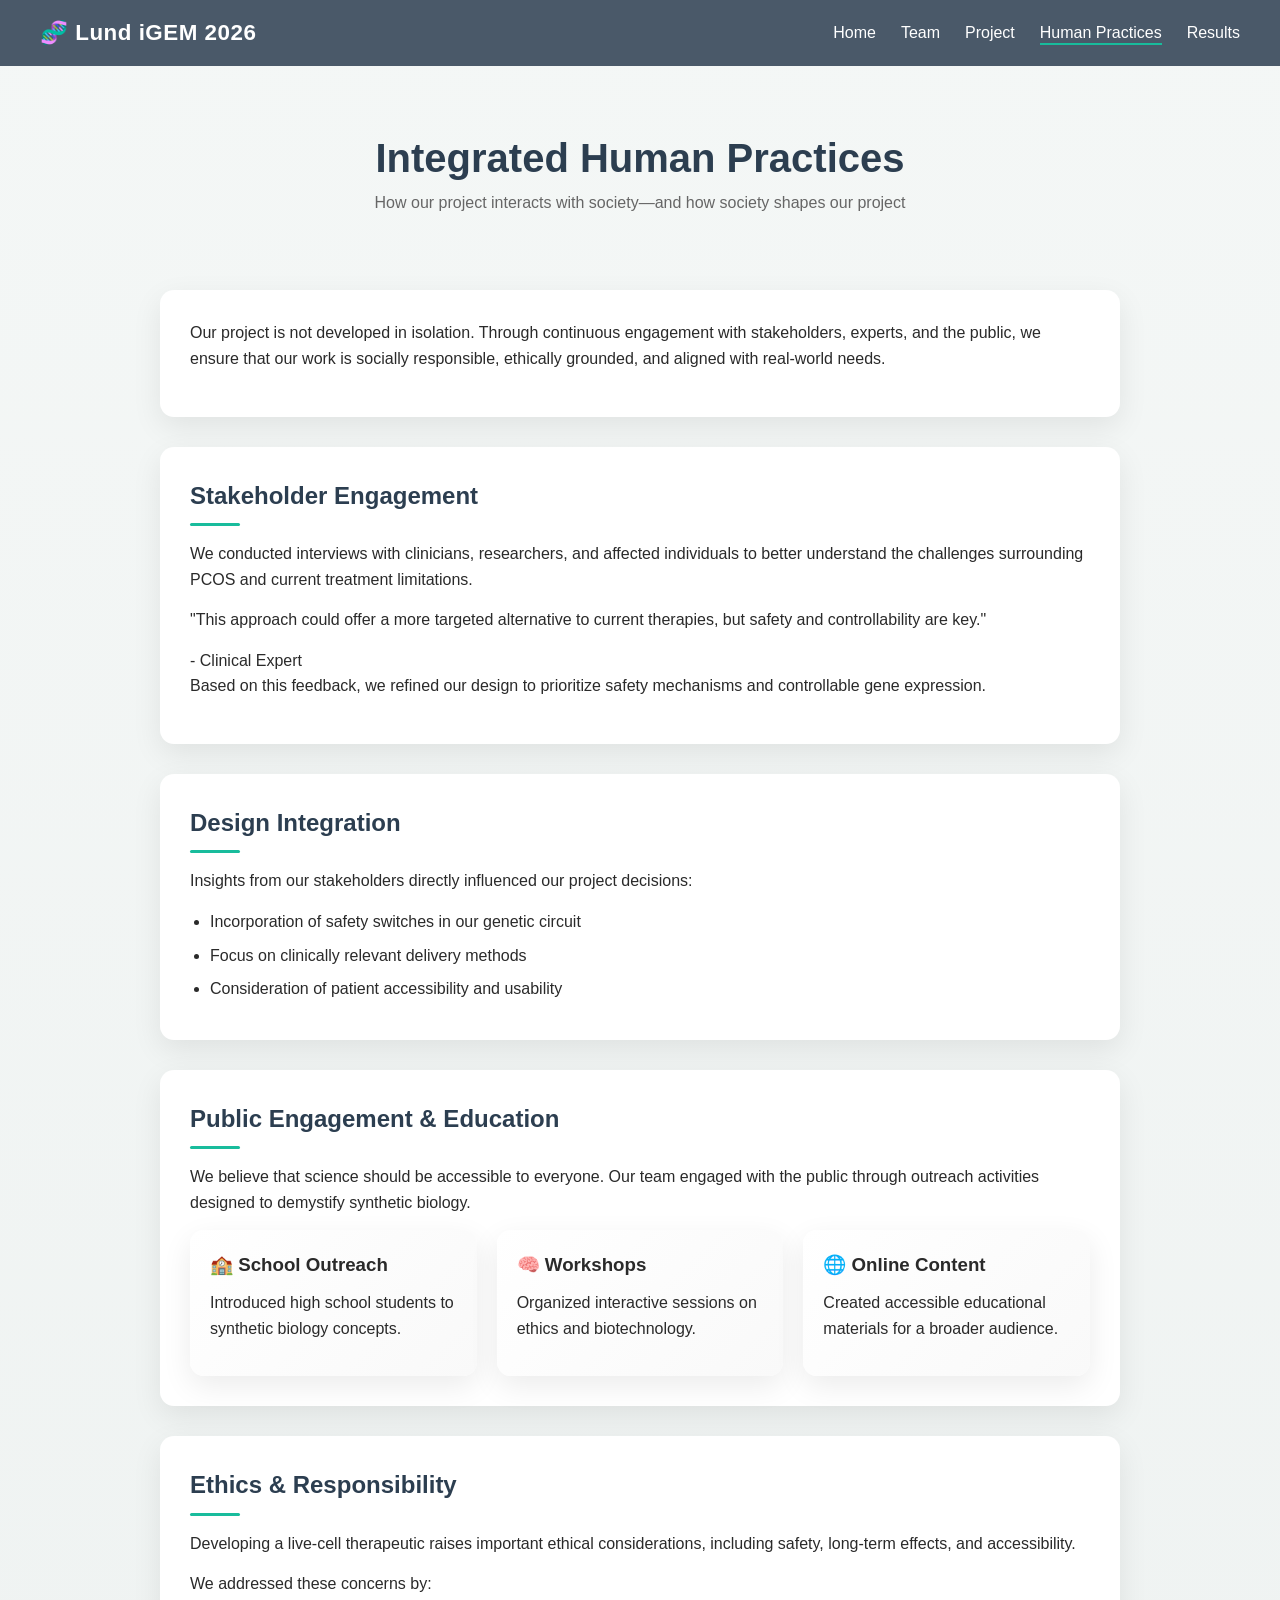
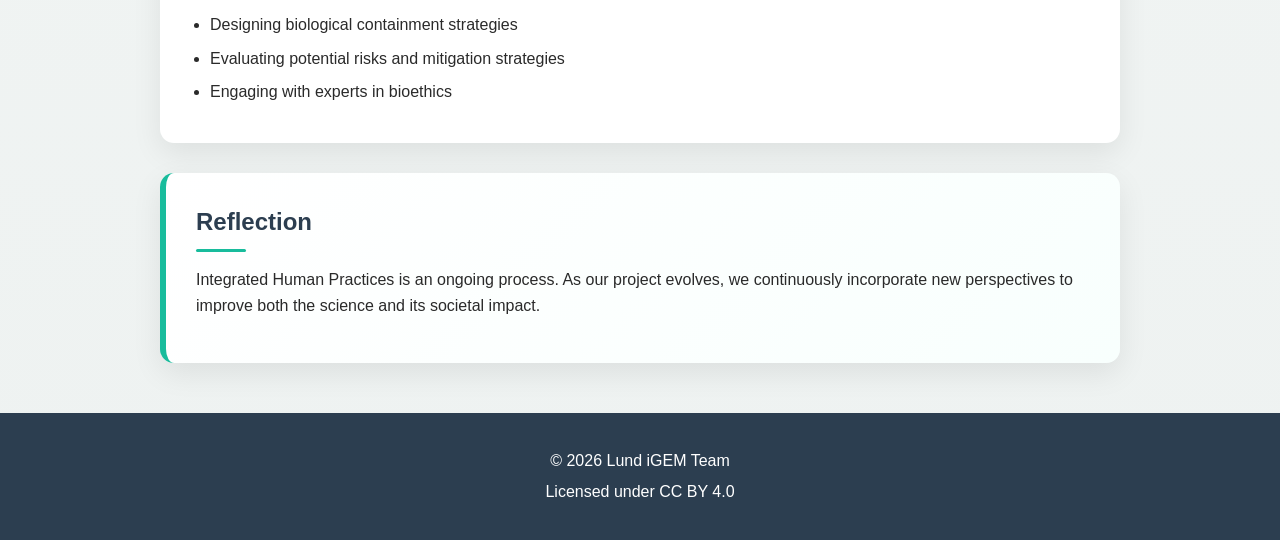
<file: human-practices.html>
<!DOCTYPE html>
<html lang="en">
<head>
    <meta charset="UTF-8">
    <meta name="viewport" content="width=device-width, initial-scale=1.0">
    <title>Human Practices | Lund iGEM 2026</title>
    <meta name="description" content="Integrated Human Practices of Lund iGEM 2026.">
    
    <link rel="stylesheet" href="style.css">
</head>

<body>

    <!-- Navigation -->
    <nav class="navbar">
        <div class="logo">🧬 Lund iGEM 2026</div>
        <ul class="nav-links">
            <li><a href="index.html">Home</a></li>
            <li><a href="team.html">Team</a></li>
            <li><a href="project.html">Project</a></li>
            <li><a href="human-practices.html" class="active">Human Practices</a></li>
            <li><a href="results.html">Results</a></li>
        </ul>
    </nav>

    <!-- Page Header -->
    <header class="page-header">
        <h1>Integrated Human Practices</h1>
        <p>How our project interacts with society—and how society shapes our project</p>
    </header>

    <!-- Main Content -->
    <main class="content-container">

        <!-- Intro -->
        <section class="project-section">
            <p>
                Our project is not developed in isolation. Through continuous engagement 
                with stakeholders, experts, and the public, we ensure that our work is 
                socially responsible, ethically grounded, and aligned with real-world needs.
            </p>
        </section>

        <!-- Stakeholders -->
        <section class="project-section">
            <h2>Stakeholder Engagement</h2>

            <p>
                We conducted interviews with clinicians, researchers, and affected individuals 
                to better understand the challenges surrounding PCOS and current treatment limitations.
            </p>

            <div class="quote-box">
                <p>
                    "This approach could offer a more targeted alternative to current therapies, 
                    but safety and controllability are key."
                </p>
                <span>- Clinical Expert</span>
            </div>

            <p>
                Based on this feedback, we refined our design to prioritize safety mechanisms 
                and controllable gene expression.
            </p>
        </section>

        <!-- Integration -->
        <section class="project-section">
            <h2>Design Integration</h2>

            <p>
                Insights from our stakeholders directly influenced our project decisions:
            </p>

            <ul class="design-list">
                <li>Incorporation of safety switches in our genetic circuit</li>
                <li>Focus on clinically relevant delivery methods</li>
                <li>Consideration of patient accessibility and usability</li>
            </ul>
        </section>

        <!-- Public Engagement -->
        <section class="project-section">
            <h2>Public Engagement & Education</h2>

            <p>
                We believe that science should be accessible to everyone. Our team engaged 
                with the public through outreach activities designed to demystify synthetic biology.
            </p>

            <div class="card-container">

                <div class="card">
                    <h3>🏫 School Outreach</h3>
                    <p>Introduced high school students to synthetic biology concepts.</p>
                </div>

                <div class="card">
                    <h3>🧠 Workshops</h3>
                    <p>Organized interactive sessions on ethics and biotechnology.</p>
                </div>

                <div class="card">
                    <h3>🌐 Online Content</h3>
                    <p>Created accessible educational materials for a broader audience.</p>
                </div>

            </div>
        </section>

        <!-- Ethics -->
        <section class="project-section">
            <h2>Ethics & Responsibility</h2>

            <p>
                Developing a live-cell therapeutic raises important ethical considerations, 
                including safety, long-term effects, and accessibility.
            </p>

            <p>
                We addressed these concerns by:
            </p>

            <ul class="design-list">
                <li>Designing biological containment strategies</li>
                <li>Evaluating potential risks and mitigation strategies</li>
                <li>Engaging with experts in bioethics</li>
            </ul>
        </section>

        <!-- Reflection -->
        <section class="project-section highlight-section">
            <h2>Reflection</h2>
            <p>
                Integrated Human Practices is an ongoing process. As our project evolves, 
                we continuously incorporate new perspectives to improve both the science 
                and its societal impact.
            </p>
        </section>

    </main>

    <!-- Footer -->
    <footer>
        <p>&copy; 2026 Lund iGEM Team</p>
        <p>Licensed under CC BY 4.0</p>
    </footer>

</body>
</html>
</file>
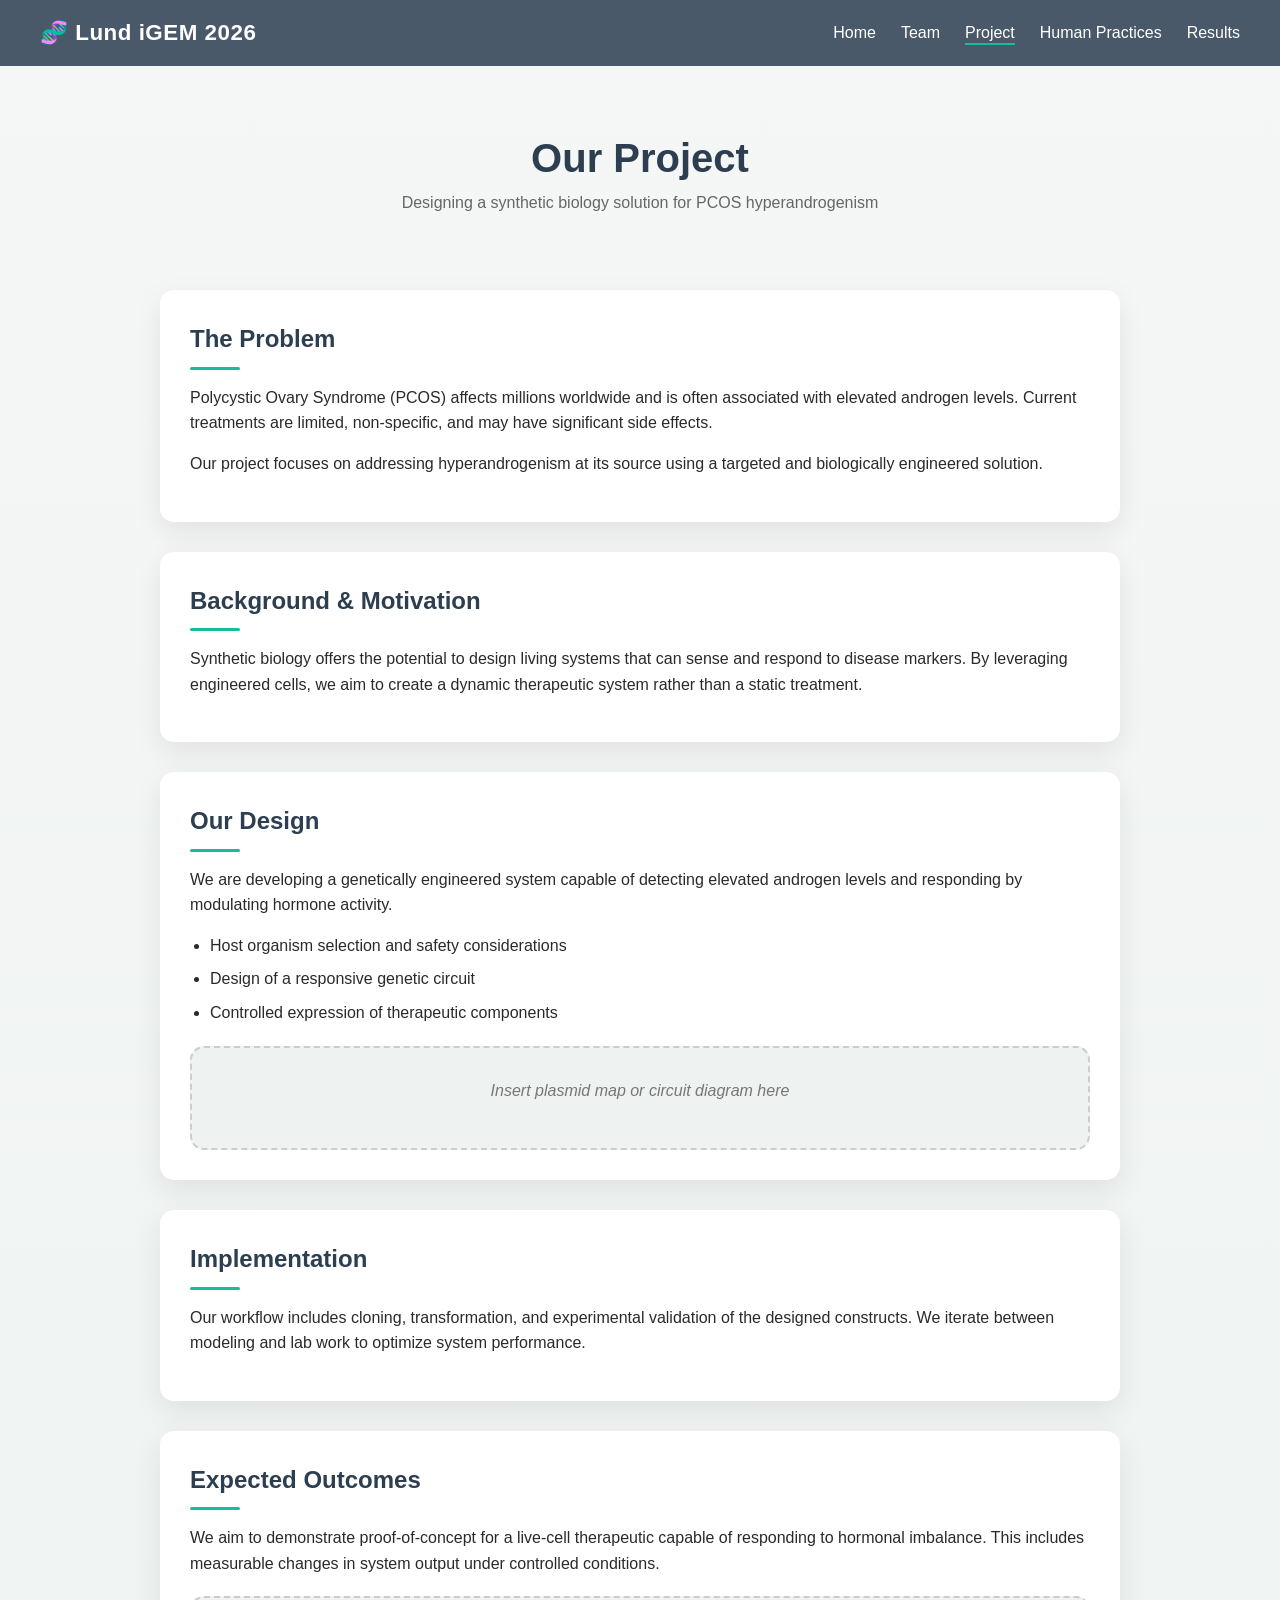
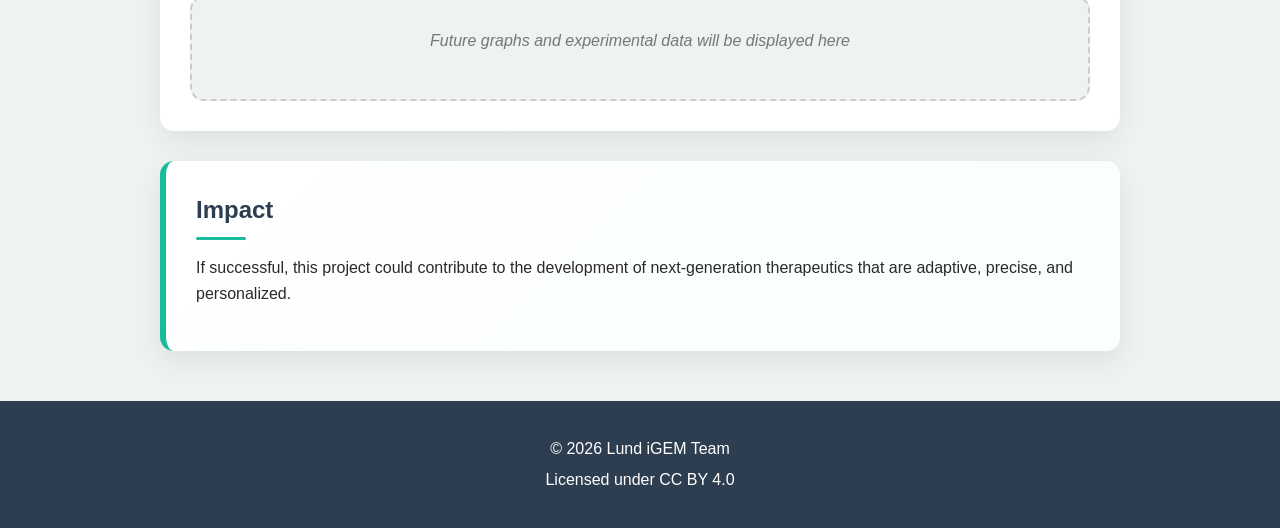
<file: project.html>
<!DOCTYPE html>
<html lang="en">
<head>
    <meta charset="UTF-8">
    <meta name="viewport" content="width=device-width, initial-scale=1.0">
    <title>Project | Lund iGEM 2026</title>
    <meta name="description" content="Explore the Lund iGEM 2026 project: a synthetic biology approach to treating PCOS hyperandrogenism.">
    
    <link rel="stylesheet" href="style.css">
</head>

<body>

    <!-- Navigation -->
    <nav class="navbar">
        <div class="logo">🧬 Lund iGEM 2026</div>
        <ul class="nav-links">
            <li><a href="index.html">Home</a></li>
            <li><a href="team.html">Team</a></li>
            <li><a href="project.html" class="active">Project</a></li>
            <li><a href="human-practices.html">Human Practices</a></li>
            <li><a href="results.html">Results</a></li>
        </ul>
    </nav>

    <!-- Page Header -->
    <header class="page-header">
        <h1>Our Project</h1>
        <p>Designing a synthetic biology solution for PCOS hyperandrogenism</p>
    </header>

    <!-- Main Content -->
    <main class="content-container">

        <!-- Problem Section -->
        <section class="project-section">
            <h2>The Problem</h2>
            <p>
                Polycystic Ovary Syndrome (PCOS) affects millions worldwide and is often 
                associated with elevated androgen levels. Current treatments are limited, 
                non-specific, and may have significant side effects.
            </p>
            <p>
                Our project focuses on addressing hyperandrogenism at its source using a 
                targeted and biologically engineered solution.
            </p>
        </section>

        <!-- Background -->
        <section class="project-section">
            <h2>Background & Motivation</h2>
            <p>
                Synthetic biology offers the potential to design living systems that can 
                sense and respond to disease markers. By leveraging engineered cells, 
                we aim to create a dynamic therapeutic system rather than a static treatment.
            </p>
        </section>

        <!-- Design -->
        <section class="project-section">
            <h2>Our Design</h2>
            <p>
                We are developing a genetically engineered system capable of detecting 
                elevated androgen levels and responding by modulating hormone activity.
            </p>

            <ul class="design-list">
                <li>Host organism selection and safety considerations</li>
                <li>Design of a responsive genetic circuit</li>
                <li>Controlled expression of therapeutic components</li>
            </ul>

            <div class="image-placeholder">
                <p><em>Insert plasmid map or circuit diagram here</em></p>
            </div>
        </section>

        <!-- Implementation -->
        <section class="project-section">
            <h2>Implementation</h2>
            <p>
                Our workflow includes cloning, transformation, and experimental validation 
                of the designed constructs. We iterate between modeling and lab work to 
                optimize system performance.
            </p>
        </section>

        <!-- Results Preview -->
        <section class="project-section">
            <h2>Expected Outcomes</h2>
            <p>
                We aim to demonstrate proof-of-concept for a live-cell therapeutic capable 
                of responding to hormonal imbalance. This includes measurable changes in 
                system output under controlled conditions.
            </p>

            <div class="image-placeholder">
                <p><em>Future graphs and experimental data will be displayed here</em></p>
            </div>
        </section>

        <!-- Impact -->
        <section class="project-section highlight-section">
            <h2>Impact</h2>
            <p>
                If successful, this project could contribute to the development of 
                next-generation therapeutics that are adaptive, precise, and personalized.
            </p>
        </section>

    </main>

    <!-- Footer -->
    <footer>
        <p>&copy; 2026 Lund iGEM Team</p>
        <p>Licensed under CC BY 4.0</p>
    </footer>

</body>
</html>
</file>
<file: style.css>
/* --- ROOT DESIGN SYSTEM --- */
:root {
    --primary: #18bc9c;
    --primary-dark: #13967d;
    --secondary: #2c3e50;
    --accent: #00d4ff;
    --bg: #f4f7f6;
    --text: #2a2a2a;
    --white: #ffffff;

    --radius: 14px;
    --shadow: 0 10px 30px rgba(0, 0, 0, 0.08);
    --glass: rgba(255, 255, 255, 0.7);
}

/* --- GLOBAL RESET --- */
* {
    box-sizing: border-box;
    margin: 0;
    padding: 0;
}

/* --- BODY --- */
body {
    font-family: 'Inter', 'Segoe UI', sans-serif;
    background: linear-gradient(180deg, #f4f7f6 0%, #eef2f1 100%);
    color: var(--text);
    line-height: 1.6;
}

/* --- NAVBAR --- */
.navbar {
    display: flex;
    justify-content: space-between;
    align-items: center;
    padding: 15px 40px;

    background: rgba(44, 62, 80, 0.85);
    backdrop-filter: blur(10px);
    color: white;

    position: sticky;
    top: 0;
    z-index: 1000;
}

.logo {
    font-size: 1.4rem;
    font-weight: 700;
    letter-spacing: 0.5px;
}

.nav-links {
    display: flex;
    list-style: none;
    gap: 25px;
}

.nav-links a {
    color: white;
    text-decoration: none;
    font-weight: 500;
    position: relative;
    transition: all 0.3s ease;
}

/* underline animation */
.nav-links a::after {
    content: "";
    position: absolute;
    width: 0%;
    height: 2px;
    bottom: -4px;
    left: 0;
    background: var(--primary);
    transition: width 0.3s;
}

.nav-links a:hover::after,
.nav-links .active::after {
    width: 100%;
}

.nav-links a:hover {
    color: var(--primary);
}

/* --- HERO SECTION --- */
.hero-section {
    background: linear-gradient(135deg, #18bc9c, #00d4ff);
    color: white;
    text-align: center;
    padding: 120px 20px 100px;
}

.hero-content h1 {
    font-size: 3rem;
    margin-bottom: 15px;
}

.hero-content p {
    font-size: 1.2rem;
    opacity: 0.95;
}

/* --- BUTTONS --- */
.cta-button {
    display: inline-block;
    margin-top: 25px;
    padding: 12px 24px;
    border-radius: 999px;
    background: white;
    color: var(--primary);
    font-weight: 600;
    text-decoration: none;
    transition: all 0.3s ease;
}

.cta-button:hover {
    transform: translateY(-2px);
    box-shadow: var(--shadow);
}

.cta-button.secondary {
    background: transparent;
    border: 2px solid white;
    color: white;
}

/* --- PAGE HEADER --- */
.page-header {
    text-align: center;
    padding: 60px 20px 20px;
}

.page-header h1 {
    font-size: 2.5rem;
    color: var(--secondary);
}

.page-header p {
    color: #666;
}

/* --- MAIN CONTAINER --- */
.content-container {
    max-width: 1000px;
    margin: 40px auto;
    padding: 0 20px;
}

/* --- SECTIONS --- */
.project-section,
.project-summary,
.highlights,
.cta-section {
    background: var(--white);
    padding: 30px;
    border-radius: var(--radius);
    box-shadow: var(--shadow);
    margin-bottom: 30px;
    transition: transform 0.2s ease;
}

.project-section:hover,
.project-summary:hover {
    transform: translateY(-4px);
}

/* --- HEADINGS --- */
h2 {
    color: var(--secondary);
    margin-bottom: 15px;
    position: relative;
}

h2::after {
    content: "";
    display: block;
    width: 50px;
    height: 3px;
    background: var(--primary);
    margin-top: 8px;
    border-radius: 2px;
}

/* --- TEXT --- */
p {
    margin-bottom: 15px;
}

/* --- IMAGE --- */
.responsive-image {
    width: 100%;
    border-radius: var(--radius);
    margin-top: 15px;
}

/* --- CARDS --- */
.card-container {
    display: grid;
    grid-template-columns: repeat(auto-fit, minmax(250px, 1fr));
    gap: 20px;
}

.card {
    background: linear-gradient(135deg, #ffffff, #f9f9f9);
    padding: 20px;
    border-radius: var(--radius);
    box-shadow: var(--shadow);
    transition: all 0.25s ease;
}

.card:hover {
    transform: translateY(-6px) scale(1.02);
}

.card h3 {
    margin-bottom: 10px;
}

/* --- LISTS --- */
ul {
    padding-left: 20px;
}

.design-list li {
    margin-bottom: 8px;
}

/* --- PLACEHOLDER BOX --- */
.image-placeholder {
    background: #eef2f1;
    border: 2px dashed #ccc;
    border-radius: var(--radius);
    padding: 30px;
    text-align: center;
    margin-top: 20px;
    color: #777;
}

/* --- CTA SECTION --- */
.cta-section {
    text-align: center;
}

.cta-links {
    margin-top: 15px;
    display: flex;
    justify-content: center;
    gap: 15px;
    flex-wrap: wrap;
}

/* --- HIGHLIGHT SECTION --- */
.highlight-section {
    border-left: 6px solid var(--primary);
    background: linear-gradient(135deg, #ffffff, #f8fffd);
}

/* --- FOOTER --- */
footer {
    text-align: center;
    padding: 30px 20px;
    background: var(--secondary);
    color: white;
    margin-top: 50px;
}

footer p {
    margin: 5px 0;
}

/* --- RESPONSIVE --- */
@media (max-width: 768px) {

    .navbar {
        flex-direction: column;
        gap: 10px;
    }

    .nav-links {
        flex-wrap: wrap;
        justify-content: center;
    }

    .hero-content h1 {
        font-size: 2.2rem;
    }

    .page-header h1 {
        font-size: 2rem;
    }
}
/* --- TEAM CARDS --- */
.team-card {
    text-align: center;
}

.team-photo {
    width: 100%;
    max-width: 140px;
    height: 140px;
    object-fit: cover;
    border-radius: 50%;
    margin: 0 auto 15px;
    display: block;
}

.role {
    font-weight: 600;
    color: var(--primary);
    margin-bottom: 10px;
}
</file>
